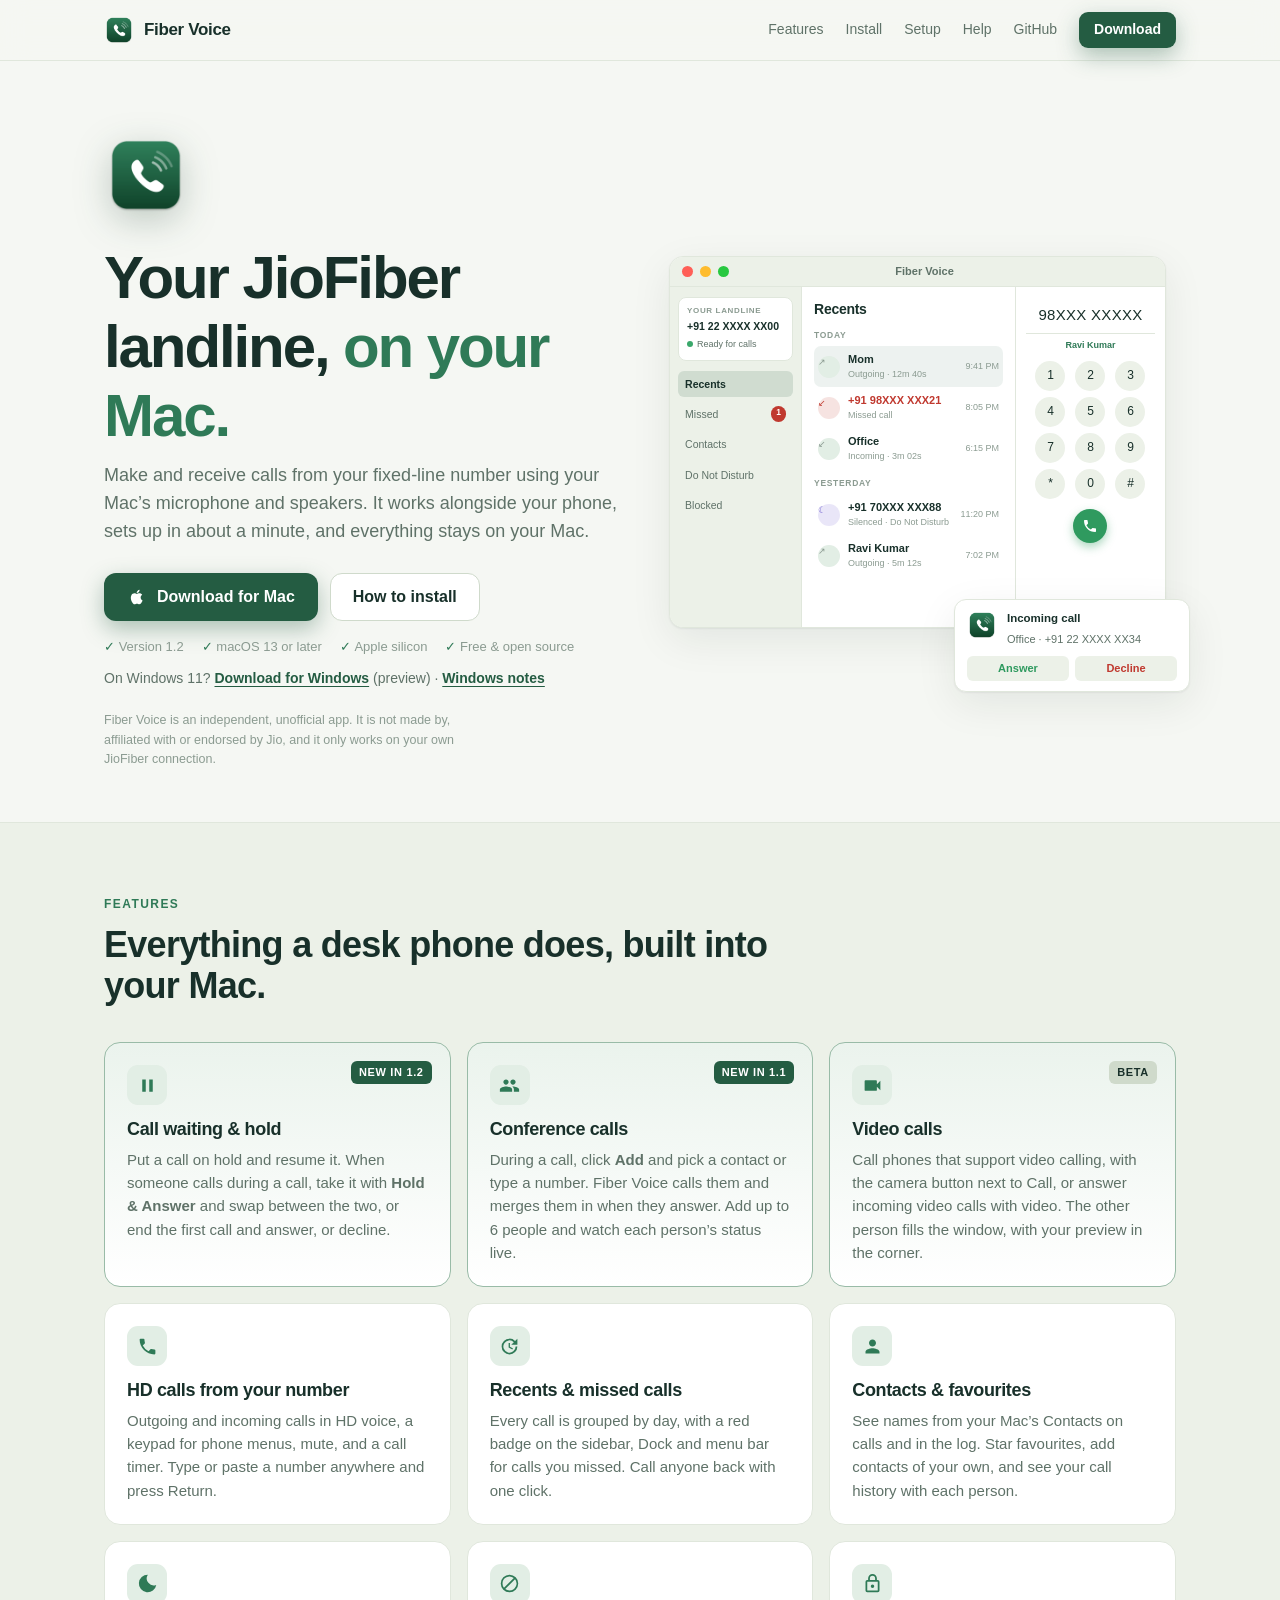
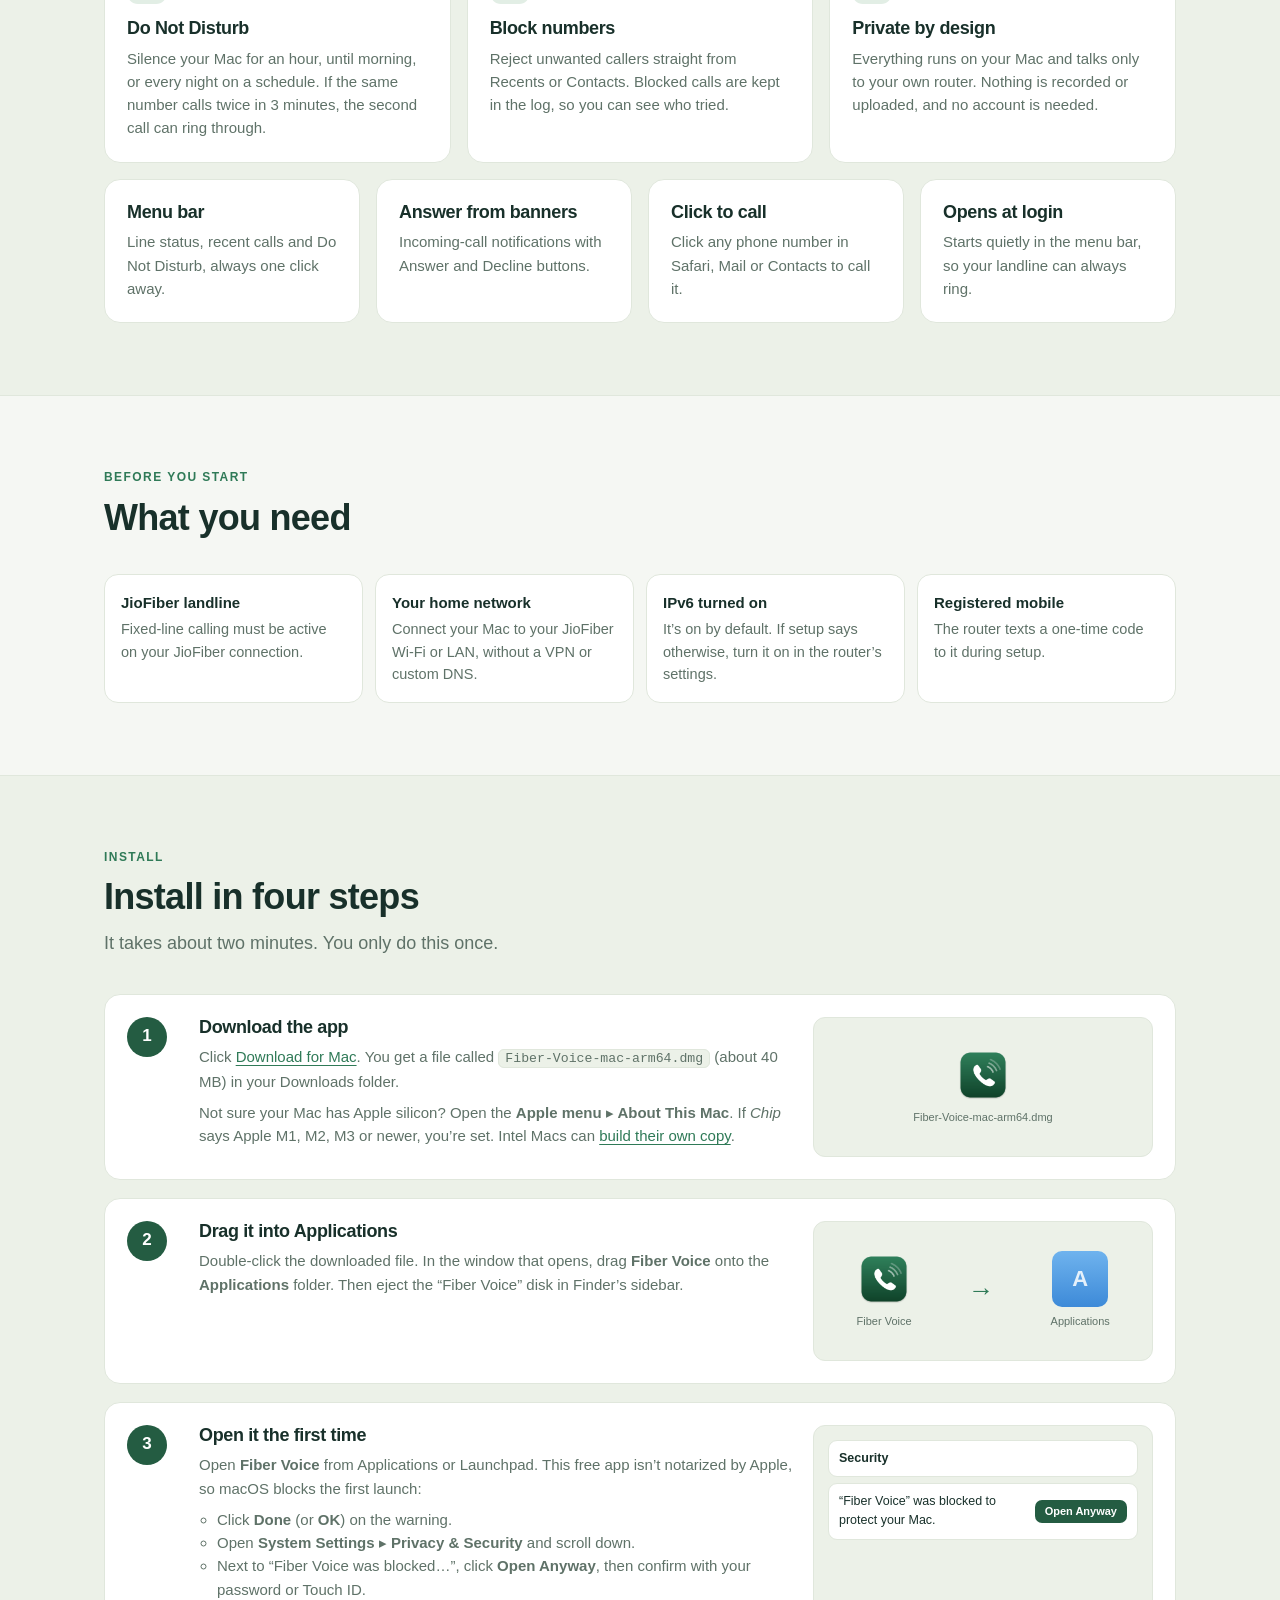
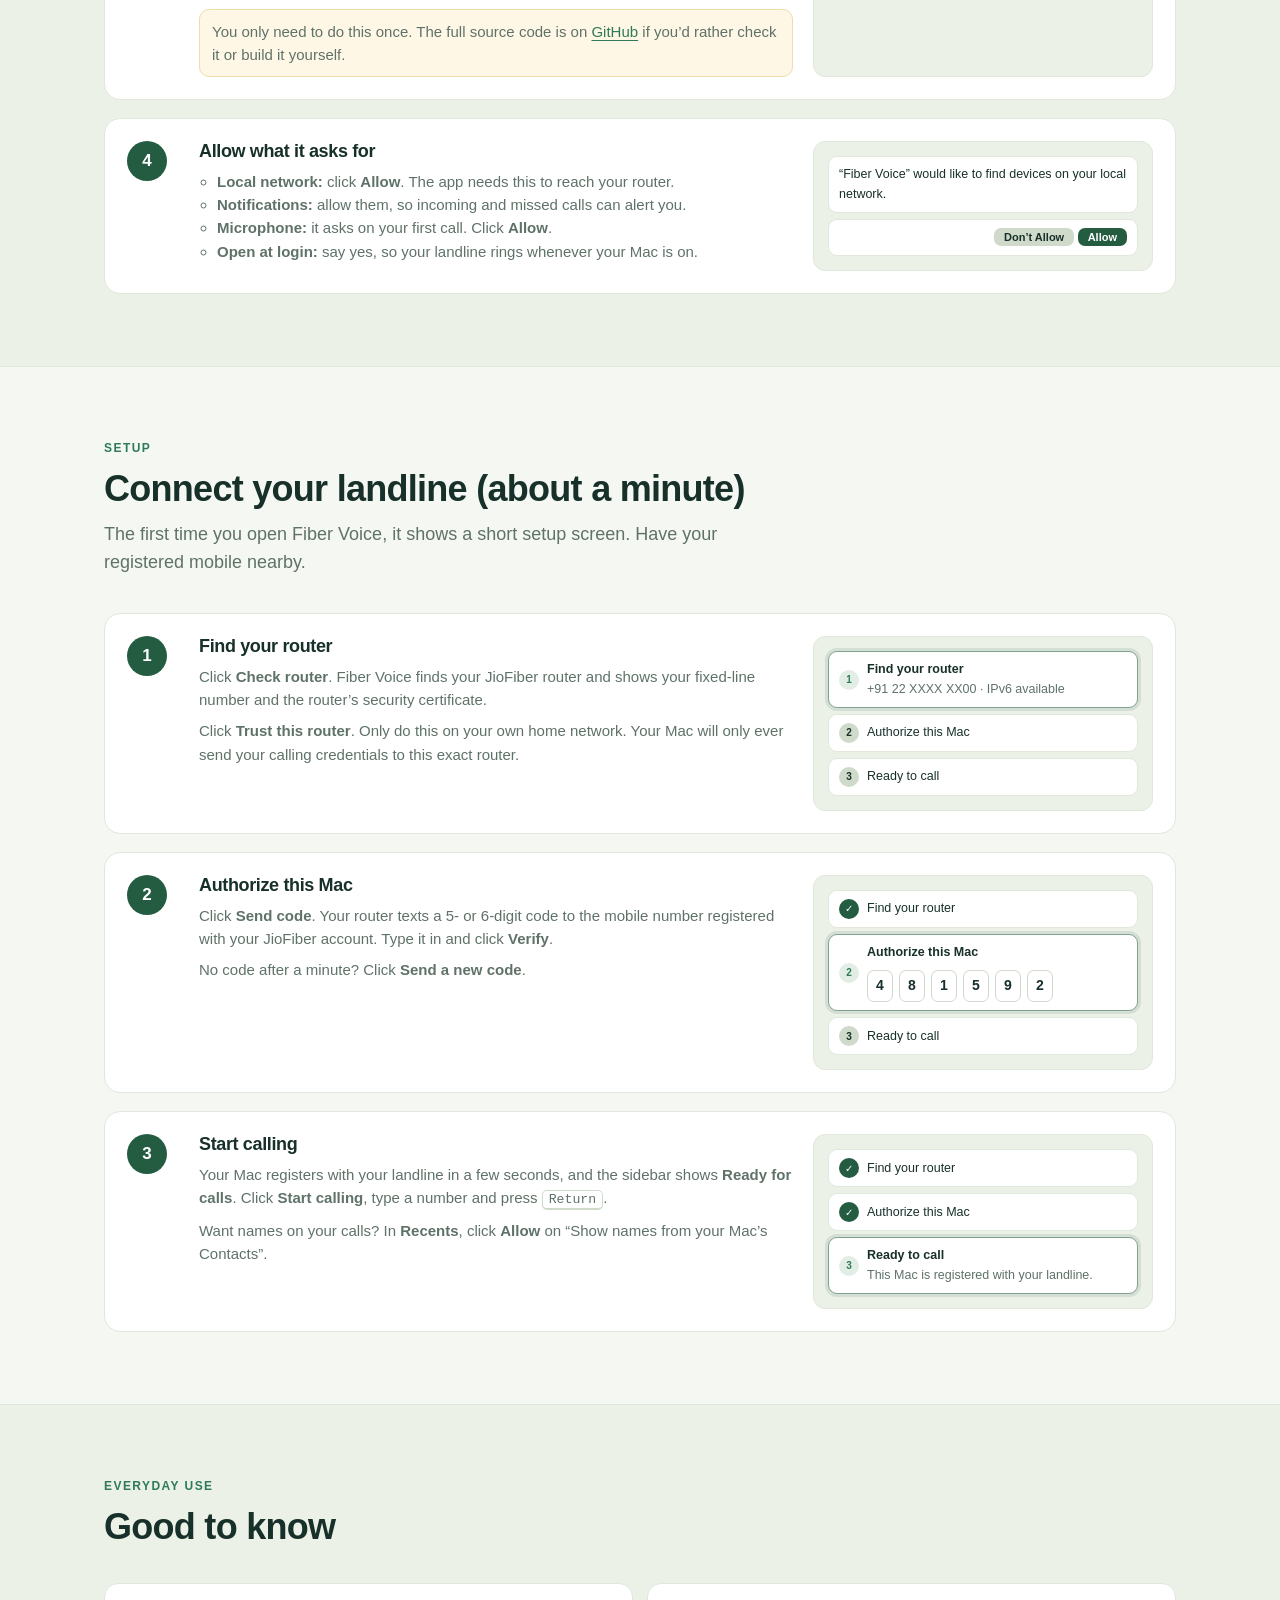
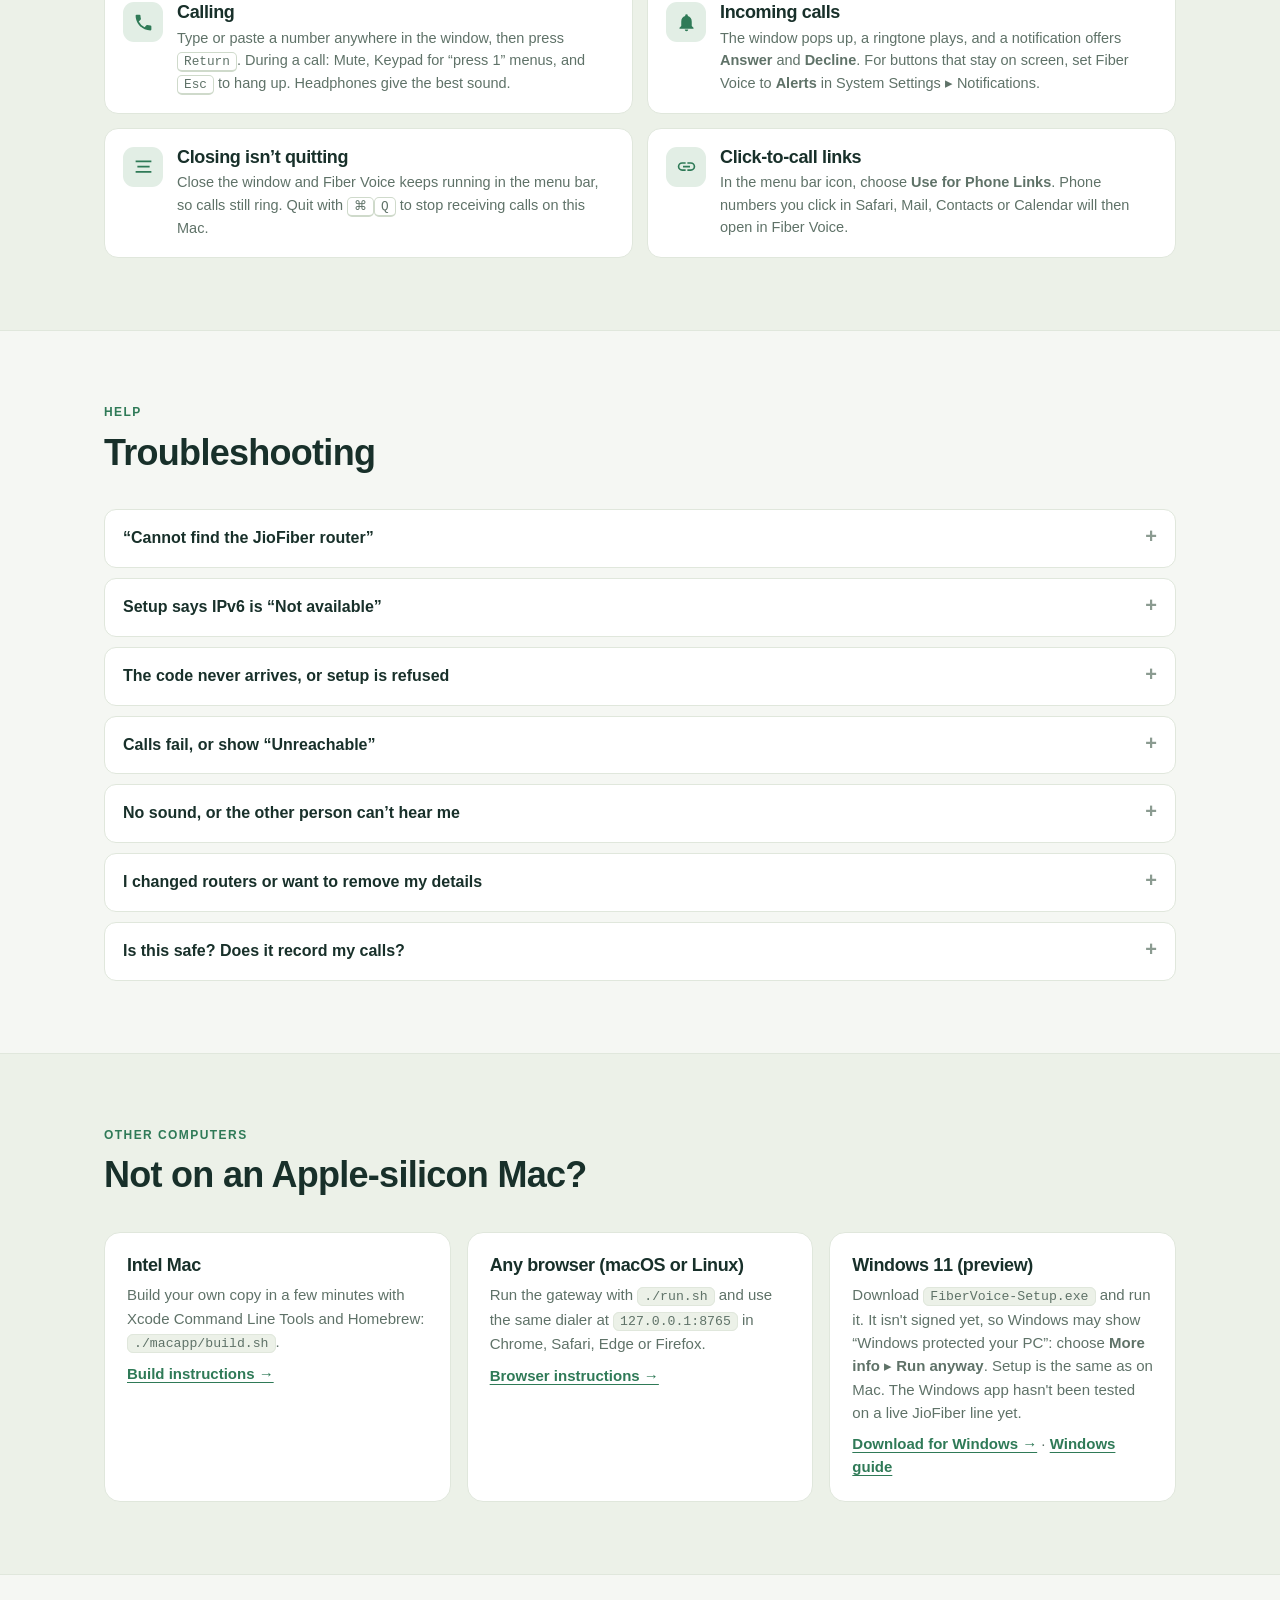
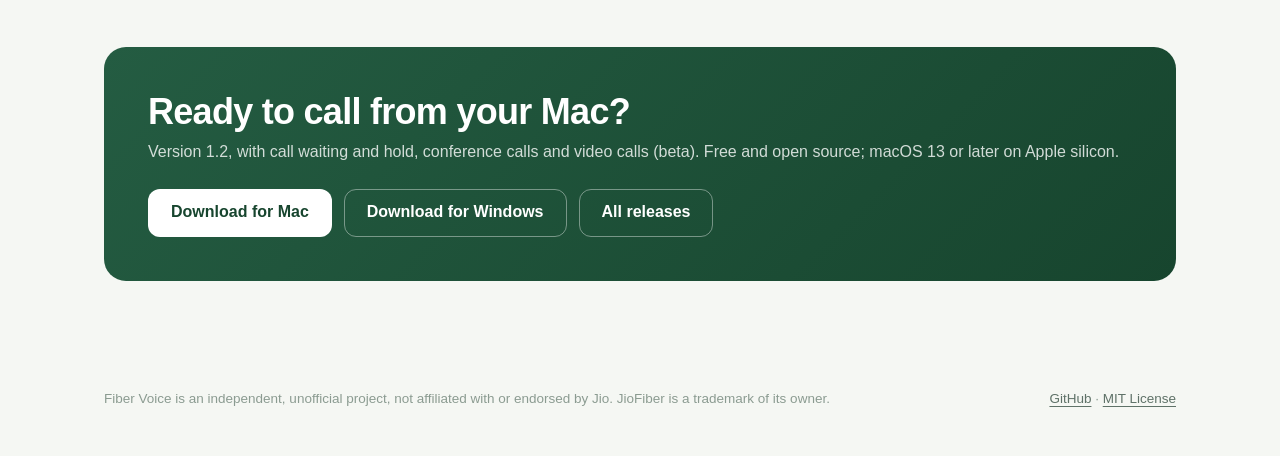
<file: docs/index.html>
<!doctype html>
<html lang="en">
<head>
<meta charset="utf-8">
<meta name="viewport" content="width=device-width, initial-scale=1">
<meta name="color-scheme" content="light dark">
<title>Fiber Voice for Mac</title>
<meta name="description" content="Make and receive calls on your JioFiber landline number from your Mac. Free, open source, private. Download, install and set up in a few minutes.">
<meta property="og:title" content="Fiber Voice: your JioFiber landline on your Mac">
<meta property="og:description" content="Call from your JioFiber fixed-line number using your Mac's microphone and speakers. Free and open source.">
<meta property="og:image" content="app-icon.png">
<link rel="icon" href="favicon.svg" type="image/svg+xml">
<style>
:root{
  --bg:#f5f7f3;--bg-2:#ecf1e8;--panel:#ffffff;--line:#e0e7dc;--line-2:#cfdacb;
  --text:#18302a;--muted:#5f7268;--faint:#8b9b91;
  --accent:#245c42;--accent-2:#2f7a57;--accent-soft:#e2eee5;--accent-text:#fff;
  --violet:#6a5acd;--danger:#c0392f;--warn-bg:#fff7e6;--warn-line:#f0dcae;--warn-text:#7a5a12;
  --shadow:0 1px 2px rgba(16,40,28,.06),0 12px 40px rgba(16,40,28,.08);
  --radius:16px;
  font-family:-apple-system,BlinkMacSystemFont,"SF Pro Text",Inter,"Segoe UI",Roboto,sans-serif;
  color:var(--text);background:var(--bg);-webkit-font-smoothing:antialiased;font-synthesis:none;
}
@media (prefers-color-scheme:dark){:root:not([data-theme="light"]){
  --bg:#111815;--bg-2:#151e1a;--panel:#19221e;--line:#25302a;--line-2:#34413a;
  --text:#e6eee9;--muted:#9fb0a6;--faint:#6f8077;
  --accent:#3f9a6c;--accent-2:#4fb07f;--accent-soft:#1d3127;--accent-text:#fff;
  --warn-bg:#2a2414;--warn-line:#4a3f1f;--warn-text:#e3c57a;
  --shadow:0 1px 2px rgba(0,0,0,.35),0 12px 40px rgba(0,0,0,.35);
}}
:root[data-theme="dark"]{
  --bg:#111815;--bg-2:#151e1a;--panel:#19221e;--line:#25302a;--line-2:#34413a;
  --text:#e6eee9;--muted:#9fb0a6;--faint:#6f8077;
  --accent:#3f9a6c;--accent-2:#4fb07f;--accent-soft:#1d3127;--accent-text:#fff;
  --warn-bg:#2a2414;--warn-line:#4a3f1f;--warn-text:#e3c57a;
  --shadow:0 1px 2px rgba(0,0,0,.35),0 12px 40px rgba(0,0,0,.35);
}
*{box-sizing:border-box}
html{scroll-behavior:smooth;scroll-padding-top:72px}
body{margin:0;background:var(--bg);line-height:1.55;font-size:16px}
a{color:var(--accent-2);text-underline-offset:3px}
img{max-width:100%}
code,kbd{font-family:ui-monospace,SFMono-Regular,Menlo,monospace;font-size:.88em}
kbd{border:1px solid var(--line-2);border-bottom-width:2px;border-radius:5px;padding:1px 6px;background:var(--panel)}
code{background:var(--bg-2);border:1px solid var(--line);border-radius:6px;padding:1px 6px}
.wrap{max-width:1120px;margin:0 auto;padding:0 24px}
h1,h2,h3{letter-spacing:-.02em;line-height:1.15;margin:0}
h2{font-size:clamp(26px,3.4vw,36px);font-weight:700}
h3{font-size:18px;font-weight:650}
.eyebrow{font-size:12px;font-weight:700;letter-spacing:.12em;text-transform:uppercase;color:var(--accent-2);margin:0 0 10px}
.lead{color:var(--muted);font-size:18px;max-width:62ch;margin:12px 0 0}
.btn{display:inline-flex;align-items:center;gap:10px;height:48px;padding:0 22px;border-radius:12px;font-weight:650;font-size:16px;text-decoration:none;border:1px solid transparent;transition:transform .08s,background .15s,box-shadow .15s}
.btn svg{width:20px;height:20px;fill:currentColor}
.btn.primary{background:var(--accent);color:var(--accent-text);box-shadow:0 8px 22px color-mix(in srgb,var(--accent) 35%,transparent)}
.btn.primary:hover{background:var(--accent-2)}
.btn.ghost{background:var(--panel);color:var(--text);border-color:var(--line-2)}
.btn.ghost:hover{background:var(--bg-2)}
.btn:active{transform:translateY(1px)}
.btn:focus-visible,a:focus-visible,summary:focus-visible{outline:3px solid color-mix(in srgb,var(--accent-2) 55%,transparent);outline-offset:3px}

/* nav */
.nav{position:sticky;top:0;z-index:10;background:color-mix(in srgb,var(--bg) 86%,transparent);backdrop-filter:saturate(1.4) blur(14px);-webkit-backdrop-filter:saturate(1.4) blur(14px);border-bottom:1px solid var(--line)}
.nav .wrap{display:flex;align-items:center;justify-content:space-between;height:60px;gap:16px}
.brand{display:flex;align-items:center;gap:10px;font-weight:750;font-size:17px;color:var(--text);text-decoration:none;letter-spacing:-.02em}
.brand img{width:30px;height:30px}
.nav-links{display:flex;align-items:center;gap:22px;font-size:14px}
.nav-links a{color:var(--muted);text-decoration:none}
.nav-links a:hover{color:var(--text)}
.nav-links .btn{height:36px;padding:0 14px;font-size:14px;border-radius:9px;color:var(--accent-text)}
@media (max-width:760px){.nav-links a:not(.btn){display:none}}

/* hero */
.hero{padding:72px 0 40px;overflow:hidden}
.hero .wrap{display:grid;grid-template-columns:1.02fr 1fr;gap:48px;align-items:center}
.hero-icon{width:84px;height:84px;margin-bottom:18px;filter:drop-shadow(0 10px 18px rgba(20,60,40,.25))}
.hero h1{font-size:clamp(38px,5.4vw,60px);font-weight:800;letter-spacing:-.035em}
.hero h1 span{color:var(--accent-2)}
.cta{display:flex;flex-wrap:wrap;gap:12px;margin-top:28px}
.meta{display:flex;flex-wrap:wrap;gap:8px 18px;margin-top:16px;color:var(--faint);font-size:13px}
.also{margin:10px 0 0;color:var(--muted);font-size:14px}
.also a{color:var(--accent);font-weight:600}
.meta span::before{content:"✓ ";color:var(--accent-2);font-weight:700}
.disclaimer{margin-top:22px;font-size:12.5px;color:var(--faint);max-width:52ch}

/* app mockup */
.mock{position:relative;border-radius:14px;background:var(--panel);border:1px solid var(--line);box-shadow:var(--shadow);overflow:hidden;font-size:12px;user-select:none}
.mock-bar{height:30px;display:flex;align-items:center;gap:7px;padding:0 12px;border-bottom:1px solid var(--line);background:var(--bg-2)}
.mock-bar i{width:11px;height:11px;border-radius:50%;background:#ff5f57;display:block}
.mock-bar i:nth-child(2){background:#febc2e}.mock-bar i:nth-child(3){background:#28c840}
.mock-bar b{margin:0 auto;font-weight:600;color:var(--muted);font-size:11px;transform:translateX(-20px)}
.mock-body{display:grid;grid-template-columns:132px 1fr 150px;height:340px}
.m-side{background:var(--bg-2);border-right:1px solid var(--line);padding:10px 8px;display:flex;flex-direction:column;gap:4px}
.m-line{background:var(--panel);border:1px solid var(--line);border-radius:8px;padding:7px 8px;margin-bottom:6px}
.m-line small{display:block;color:var(--faint);font-size:8px;letter-spacing:.08em;text-transform:uppercase;font-weight:700}
.m-line b{display:block;font-size:10.5px;white-space:nowrap}
.m-line em{font-style:normal;color:var(--muted);font-size:9px}
.m-line em::before{content:"";display:inline-block;width:6px;height:6px;border-radius:50%;background:#3aa86b;margin-right:4px}
.m-nav{padding:5px 7px;border-radius:6px;color:var(--muted);font-size:10.5px;display:flex;justify-content:space-between}
.m-nav.on{background:color-mix(in srgb,var(--accent) 14%,transparent);color:var(--text);font-weight:600}
.m-nav .badge{background:var(--danger);color:#fff;border-radius:8px;font-size:8.5px;padding:0 5px;font-weight:700}
.m-main{padding:12px 12px;overflow:hidden}
.m-main h4{margin:0 0 8px;font-size:14px;letter-spacing:-.02em}
.m-group{font-size:8.5px;font-weight:700;letter-spacing:.08em;color:var(--faint);margin:8px 0 4px}
.m-row{display:flex;align-items:center;gap:8px;padding:5px 4px;border-radius:7px}
.m-row:nth-child(3){background:color-mix(in srgb,var(--accent) 8%,transparent)}
.m-ic{width:22px;height:22px;border-radius:50%;display:grid;place-items:center;background:var(--accent-soft);color:var(--accent-2);font-size:11px;flex:none}
.m-ic.miss{background:color-mix(in srgb,var(--danger) 14%,transparent);color:var(--danger)}
.m-ic.dnd{background:color-mix(in srgb,var(--violet) 15%,transparent);color:var(--violet)}
.m-row div{flex:1;min-width:0}
.m-row b{display:block;font-size:11px;font-weight:600;white-space:nowrap;overflow:hidden;text-overflow:ellipsis}
.m-row b.miss{color:var(--danger)}
.m-row span{display:block;color:var(--faint);font-size:9px}
.m-row time{color:var(--faint);font-size:9px}
.m-phone{border-left:1px solid var(--line);padding:16px 10px;display:flex;flex-direction:column;align-items:center}
.m-num{font-size:15px;font-weight:500;letter-spacing:.02em;border-bottom:1px solid var(--line);width:100%;text-align:center;padding-bottom:6px}
.m-hint{font-size:9px;color:var(--accent-2);font-weight:600;margin:5px 0 8px}
.m-keys{display:grid;grid-template-columns:repeat(3,30px);gap:6px 10px}
.m-keys i{width:30px;height:30px;border-radius:50%;background:var(--bg-2);display:grid;place-items:center;font-style:normal;font-size:12px}
.m-call{width:34px;height:34px;border-radius:50%;background:#2f9a5f;margin-top:10px;display:grid;place-items:center;box-shadow:0 4px 10px rgba(47,154,95,.4)}
.m-call svg{width:16px;height:16px;fill:#fff}
.toast{position:absolute;right:-14px;bottom:-34px;width:236px;background:var(--panel);border:1px solid var(--line);border-radius:12px;box-shadow:var(--shadow);padding:10px 12px;display:grid;grid-template-columns:30px 1fr;gap:4px 10px;font-size:11px;animation:slide 1s .4s both cubic-bezier(.2,.8,.2,1)}
.toast img{width:30px;height:30px;grid-row:span 2}
.toast b{font-size:11.5px}
.toast span{color:var(--muted)}
.toast div{grid-column:1/-1;display:flex;gap:6px;margin-top:4px}
.toast div i{flex:1;text-align:center;font-style:normal;padding:4px;border-radius:6px;background:var(--bg-2);font-weight:600}
.toast div i:first-child{color:#2f9a5f}.toast div i:last-child{color:var(--danger)}
@keyframes slide{from{opacity:0;transform:translateX(20px)}to{opacity:1;transform:none}}
@media (prefers-reduced-motion:reduce){.toast{animation:none}html{scroll-behavior:auto}}
.mock-wrap{position:relative;padding:0 10px 30px 0}

/* sections */
section{padding:72px 0}
.alt{background:var(--bg-2);border-top:1px solid var(--line);border-bottom:1px solid var(--line)}
.head{max-width:720px;margin-bottom:36px}
.grid{display:grid;gap:16px}
.g3{grid-template-columns:repeat(3,1fr)}
.g4{grid-template-columns:repeat(4,1fr)}
.card{background:var(--panel);border:1px solid var(--line);border-radius:var(--radius);padding:22px}
.card p{color:var(--muted);margin:8px 0 0;font-size:15px}
.f-ic{width:40px;height:40px;border-radius:11px;display:grid;place-items:center;background:var(--accent-soft);color:var(--accent-2);margin-bottom:14px}
.f-ic svg{width:21px;height:21px;fill:currentColor}
.new-row{display:grid;grid-template-columns:repeat(auto-fit,minmax(250px,1fr));gap:16px;margin-bottom:16px}
.card.new{position:relative;border-color:color-mix(in srgb,var(--accent-2) 40%,var(--line));background:linear-gradient(180deg,color-mix(in srgb,var(--accent-soft) 70%,var(--panel)),var(--panel))}
.tag-new{position:absolute;top:18px;right:18px;font-size:11px;font-weight:700;letter-spacing:.06em;text-transform:uppercase;padding:3px 8px;border-radius:6px;background:var(--accent);color:#fff}
.tag-new.beta{background:var(--line-2);color:var(--text)}

/* requirements */
.req{display:grid;grid-template-columns:repeat(4,1fr);gap:12px}
.req li{list-style:none;background:var(--panel);border:1px solid var(--line);border-radius:14px;padding:16px;font-size:14.5px;color:var(--muted)}
.req li b{display:block;color:var(--text);font-size:15px;margin-bottom:4px}
.req{padding:0;margin:0}

/* steps */
.steps{counter-reset:step;display:grid;gap:18px;padding:0;margin:0}
.step{list-style:none;display:grid;grid-template-columns:52px 1fr minmax(240px,340px);gap:20px;align-items:start;background:var(--panel);border:1px solid var(--line);border-radius:var(--radius);padding:22px}
.step::before{counter-increment:step;content:counter(step);width:40px;height:40px;border-radius:50%;background:var(--accent);color:#fff;display:grid;place-items:center;font-weight:750;font-size:17px}
.step p,.step li{color:var(--muted);font-size:15px}
.step p{margin:8px 0 0}
.step ul{margin:8px 0 0;padding-left:18px}
.step .visual{background:var(--bg-2);border:1px solid var(--line);border-radius:12px;padding:14px;font-size:12.5px;min-height:100%}
.note{margin-top:12px;padding:10px 12px;border-radius:10px;background:var(--warn-bg);border:1px solid var(--warn-line);color:var(--warn-text);font-size:13.5px}

/* step visuals */
.dmg{display:flex;align-items:center;justify-content:space-around;height:110px;position:relative}
.dmg figure{margin:0;text-align:center;font-size:11px;color:var(--muted)}
.dmg figure img,.dmg .folder{width:56px;height:56px;display:block;margin:0 auto 6px}
.folder{border-radius:10px;background:linear-gradient(#6fb3ee,#3d8ad8);position:relative}
.folder::before{content:"A";position:absolute;inset:0;display:grid;place-items:center;color:#fff;font-weight:800;font-size:22px;opacity:.85}
.arrow{font-size:26px;color:var(--accent-2);animation:nudge 1.6s infinite ease-in-out}
@keyframes nudge{50%{transform:translateX(6px)}}
.settings{font-size:12px}
.settings .row{display:flex;justify-content:space-between;align-items:center;padding:8px 10px;background:var(--panel);border:1px solid var(--line);border-radius:9px;gap:10px}
.settings .row+.row{margin-top:6px}
.pill{border-radius:7px;padding:3px 10px;background:var(--accent);color:#fff;font-weight:600;font-size:11px;white-space:nowrap}
.pill.grey{background:var(--line-2);color:var(--text)}
.mini-setup{display:grid;gap:6px}
.mini-setup div{display:flex;align-items:center;gap:8px;padding:8px 10px;border-radius:9px;background:var(--panel);border:1px solid var(--line)}
.mini-setup div.on{border-color:color-mix(in srgb,var(--accent) 50%,var(--line));box-shadow:0 0 0 3px color-mix(in srgb,var(--accent) 12%,transparent)}
.mini-setup i{width:20px;height:20px;border-radius:50%;background:var(--line-2);display:grid;place-items:center;font-style:normal;font-size:10px;font-weight:700;flex:none}
.mini-setup .done i{background:var(--accent);color:#fff}
.mini-setup .on i{background:var(--accent-soft);color:var(--accent-2)}
.otp{display:flex;gap:6px;justify-content:center;margin-top:8px}
.otp b{width:26px;height:32px;border:1px solid var(--line-2);border-radius:7px;display:grid;place-items:center;background:var(--panel);font-size:14px}

/* tips + faq */
.tips{display:grid;grid-template-columns:repeat(2,1fr);gap:14px}
.tip{display:flex;gap:14px;background:var(--panel);border:1px solid var(--line);border-radius:14px;padding:18px}
.tip .f-ic{flex:none;margin:0}
.tip p{margin:4px 0 0;color:var(--muted);font-size:14.5px}
details{background:var(--panel);border:1px solid var(--line);border-radius:12px;padding:0 18px}
details+details{margin-top:10px}
summary{cursor:pointer;padding:16px 0;font-weight:600;list-style:none;display:flex;justify-content:space-between;gap:12px}
summary::-webkit-details-marker{display:none}
summary::after{content:"+";color:var(--faint);font-size:20px;line-height:1;transition:transform .2s}
details[open] summary::after{transform:rotate(45deg)}
details p,details ul{color:var(--muted);margin:0 0 16px;font-size:15px}
details ul{padding-left:20px}

/* other ways + footer */
.other{display:grid;grid-template-columns:repeat(3,1fr);gap:16px}
.other .card a{font-weight:600}
.download-band{background:linear-gradient(135deg,var(--accent),#17452e);color:#fff;border-radius:22px;padding:44px;display:flex;align-items:center;justify-content:space-between;gap:24px;flex-wrap:wrap}
.download-band h2{color:#fff}
.download-band p{color:rgba(255,255,255,.8);margin:8px 0 0}
.download-band .btn.primary{background:#fff;color:#17452e;box-shadow:none}
.download-band .btn.primary:hover{background:#eef6f1}
.download-band .btn.ghost{background:transparent;color:#fff;border-color:rgba(255,255,255,.4)}
footer{padding:36px 0 48px;color:var(--faint);font-size:13.5px}
footer .wrap{display:flex;justify-content:space-between;gap:16px;flex-wrap:wrap}
footer a{color:var(--muted)}

@media (max-width:1060px){
  .hero .wrap{grid-template-columns:1fr;gap:40px}
  .mock-wrap{max-width:620px}
}
@media (max-width:980px){
  .g4,.req{grid-template-columns:repeat(2,1fr)}
  .g3,.other{grid-template-columns:1fr 1fr}
  .step{grid-template-columns:44px 1fr}
  .step .visual{grid-column:2}
}
@media (max-width:620px){
  .wrap{padding:0 16px}
  .mock-wrap{padding:0 0 40px}
  .hero{padding-top:44px}
  section{padding:52px 0}
  .g3,.g4,.req,.other,.tips{grid-template-columns:1fr}
  .step{grid-template-columns:1fr;padding:18px}
  .step .visual{grid-column:1}
  .mock-body{grid-template-columns:1fr 128px}
  .m-side{display:none}
  .toast{right:6px;width:214px;bottom:-30px}
  .m-num{font-size:12.5px;white-space:nowrap}
  .nav-links .btn{width:auto}
  .download-band{padding:28px}
  .btn{width:100%;justify-content:center}
}
</style>
</head>
<body>

<header class="nav">
  <div class="wrap">
    <a class="brand" href="#top"><img src="app-icon.png" alt="" width="30" height="30">Fiber Voice</a>
    <nav class="nav-links" aria-label="Page sections">
      <a href="#features">Features</a>
      <a href="#install">Install</a>
      <a href="#setup">Setup</a>
      <a href="#help">Help</a>
      <a href="https://github.com/Ibnealamkhan/fiber-voice">GitHub</a>
      <a class="btn primary" href="#download">Download</a>
    </nav>
  </div>
</header>

<main id="top">
  <div class="hero">
    <div class="wrap">
      <div>
        <img class="hero-icon" src="app-icon.png" alt="Fiber Voice app icon" width="84" height="84">
        <h1>Your JioFiber landline, <span>on your Mac.</span></h1>
        <p class="lead">Make and receive calls from your fixed-line number using your Mac’s microphone and speakers. It works alongside your phone, sets up in about a minute, and everything stays on your Mac.</p>
        <div class="cta" id="download">
          <a class="btn primary" href="https://github.com/Ibnealamkhan/fiber-voice/releases/latest/download/Fiber-Voice-mac-arm64.dmg">
            <svg viewBox="0 0 24 24" aria-hidden="true"><path d="M16.37 12.6c-.02-2.2 1.8-3.26 1.88-3.31-1.03-1.5-2.62-1.7-3.18-1.73-1.35-.14-2.64.8-3.33.8-.69 0-1.74-.78-2.87-.76-1.47.02-2.83.86-3.59 2.18-1.53 2.66-.39 6.59 1.1 8.75.73 1.05 1.6 2.24 2.73 2.2 1.1-.05 1.51-.71 2.84-.71 1.32 0 1.7.71 2.86.69 1.18-.02 1.93-1.07 2.65-2.13.84-1.22 1.18-2.4 1.2-2.47-.03-.01-2.27-.87-2.29-3.51zM14.2 6.13c.6-.73 1.01-1.75.9-2.76-.87.04-1.92.58-2.54 1.31-.56.64-1.05 1.67-.92 2.66.97.07 1.96-.49 2.56-1.21z"/></svg>
            Download for Mac
          </a>
          <a class="btn ghost" href="#install">How to install</a>
        </div>
        <div class="meta"><span>Version 1.2</span><span>macOS 13 or later</span><span>Apple silicon</span><span>Free &amp; open source</span></div>
        <p class="also">On Windows 11? <a href="https://github.com/Ibnealamkhan/fiber-voice/releases/latest/download/FiberVoice-Setup.exe">Download for Windows</a> (preview) · <a href="#windows">Windows notes</a></p>
        <p class="disclaimer">Fiber Voice is an independent, unofficial app. It is not made by, affiliated with or endorsed by Jio, and it only works on your own JioFiber connection.</p>
      </div>

      <div class="mock-wrap" aria-hidden="true">
        <div class="mock">
          <div class="mock-bar"><i></i><i></i><i></i><b>Fiber Voice</b></div>
          <div class="mock-body">
            <div class="m-side">
              <div class="m-line"><small>Your landline</small><b>+91 22 XXXX XX00</b><em>Ready for calls</em></div>
              <div class="m-nav on">Recents</div>
              <div class="m-nav">Missed <span class="badge">1</span></div>
              <div class="m-nav">Contacts</div>
              <div class="m-nav">Do Not Disturb</div>
              <div class="m-nav">Blocked</div>
            </div>
            <div class="m-main">
              <h4>Recents</h4>
              <div class="m-group">TODAY</div>
              <div class="m-row"><span class="m-ic">↗</span><div><b>Mom</b><span>Outgoing · 12m 40s</span></div><time>9:41 PM</time></div>
              <div class="m-row"><span class="m-ic miss">↙</span><div><b class="miss">+91 98XXX XXX21</b><span>Missed call</span></div><time>8:05 PM</time></div>
              <div class="m-row"><span class="m-ic">↙</span><div><b>Office</b><span>Incoming · 3m 02s</span></div><time>6:15 PM</time></div>
              <div class="m-group">YESTERDAY</div>
              <div class="m-row"><span class="m-ic dnd">☾</span><div><b>+91 70XXX XXX88</b><span>Silenced · Do Not Disturb</span></div><time>11:20 PM</time></div>
              <div class="m-row"><span class="m-ic">↗</span><div><b>Ravi Kumar</b><span>Outgoing · 5m 12s</span></div><time>7:02 PM</time></div>
            </div>
            <div class="m-phone">
              <div class="m-num">98XXX XXXXX</div>
              <div class="m-hint">Ravi Kumar</div>
              <div class="m-keys"><i>1</i><i>2</i><i>3</i><i>4</i><i>5</i><i>6</i><i>7</i><i>8</i><i>9</i><i>*</i><i>0</i><i>#</i></div>
              <div class="m-call"><svg viewBox="0 0 24 24"><path d="M6.6 10.8a15.1 15.1 0 0 0 6.6 6.6l2.2-2.2c.27-.27.67-.36 1.02-.24 1.12.37 2.33.57 3.58.57.55 0 1 .45 1 1V20c0 .55-.45 1-1 1C10.6 21 3 13.4 3 4c0-.55.45-1 1-1h3.5c.55 0 1 .45 1 1 0 1.25.2 2.46.57 3.58.11.35.03.74-.25 1.02l-2.2 2.2z"/></svg></div>
            </div>
          </div>
        </div>
        <div class="toast"><img src="app-icon.png" alt=""><b>Incoming call</b><span>Office · +91 22 XXXX XX34</span><div><i>Answer</i><i>Decline</i></div></div>
      </div>
    </div>
  </div>

  <section id="features" class="alt">
    <div class="wrap">
      <div class="head">
        <p class="eyebrow">Features</p>
        <h2>Everything a desk phone does, built into your Mac.</h2>
      </div>
      <div class="new-row">
        <div class="card new"><span class="tag-new">New in 1.2</span><div class="f-ic"><svg viewBox="0 0 24 24"><path d="M6 19h4V5H6v14zm8-14v14h4V5h-4z"/></svg></div><h3>Call waiting &amp; hold</h3><p>Put a call on hold and resume it. When someone calls during a call, take it with <b>Hold &amp; Answer</b> and swap between the two, or end the first call and answer, or decline.</p></div>
        <div class="card new"><span class="tag-new">New in 1.1</span><div class="f-ic"><svg viewBox="0 0 24 24"><path d="M16 11c1.66 0 2.99-1.34 2.99-3S17.66 5 16 5c-1.66 0-3 1.34-3 3s1.34 3 3 3zm-8 0c1.66 0 2.99-1.34 2.99-3S9.66 5 8 5C6.34 5 5 6.34 5 8s1.34 3 3 3zm0 2c-2.33 0-7 1.17-7 3.5V19h14v-2.5c0-2.33-4.67-3.5-7-3.5zm8 0c-.29 0-.62.02-.97.05 1.16.84 1.97 1.97 1.97 3.45V19h6v-2.5c0-2.33-4.67-3.5-7-3.5z"/></svg></div><h3>Conference calls</h3><p>During a call, click <b>Add</b> and pick a contact or type a number. Fiber Voice calls them and merges them in when they answer. Add up to 6 people and watch each person’s status live.</p></div>
        <div class="card new"><span class="tag-new beta">Beta</span><div class="f-ic"><svg viewBox="0 0 24 24"><path d="M17 10.5V7a1 1 0 0 0-1-1H4a1 1 0 0 0-1 1v10a1 1 0 0 0 1 1h12a1 1 0 0 0 1-1v-3.5l4 4v-11l-4 4z"/></svg></div><h3>Video calls</h3><p>Call phones that support video calling, with the camera button next to Call, or answer incoming video calls with video. The other person fills the window, with your preview in the corner.</p></div>
      </div>
      <div class="grid g3">
        <div class="card"><div class="f-ic"><svg viewBox="0 0 24 24"><path d="M6.6 10.8a15.1 15.1 0 0 0 6.6 6.6l2.2-2.2c.27-.27.67-.36 1.02-.24 1.12.37 2.33.57 3.58.57.55 0 1 .45 1 1V20c0 .55-.45 1-1 1C10.6 21 3 13.4 3 4c0-.55.45-1 1-1h3.5c.55 0 1 .45 1 1 0 1.25.2 2.46.57 3.58.11.35.03.74-.25 1.02l-2.2 2.2z"/></svg></div><h3>HD calls from your number</h3><p>Outgoing and incoming calls in HD voice, a keypad for phone menus, mute, and a call timer. Type or paste a number anywhere and press Return.</p></div>
        <div class="card"><div class="f-ic"><svg viewBox="0 0 24 24"><path d="M12 3a9 9 0 1 0 9 9h-2a7 7 0 1 1-2.05-4.95L14 10h7V3l-2.64 2.64A8.96 8.96 0 0 0 12 3zm-1 5v5l4.25 2.52.77-1.28-3.52-2.09V8H11z"/></svg></div><h3>Recents &amp; missed calls</h3><p>Every call is grouped by day, with a red badge on the sidebar, Dock and menu bar for calls you missed. Call anyone back with one click.</p></div>
        <div class="card"><div class="f-ic"><svg viewBox="0 0 24 24"><path d="M12 12c2.21 0 4-1.79 4-4s-1.79-4-4-4-4 1.79-4 4 1.79 4 4 4zm0 2c-2.67 0-8 1.34-8 4v2h16v-2c0-2.66-5.33-4-8-4z"/></svg></div><h3>Contacts &amp; favourites</h3><p>See names from your Mac’s Contacts on calls and in the log. Star favourites, add contacts of your own, and see your call history with each person.</p></div>
        <div class="card"><div class="f-ic"><svg viewBox="0 0 24 24"><path d="M12.34 2.02A10 10 0 1 0 22 13.66a8 8 0 0 1-9.66-11.64z"/></svg></div><h3>Do Not Disturb</h3><p>Silence your Mac for an hour, until morning, or every night on a schedule. If the same number calls twice in 3 minutes, the second call can ring through.</p></div>
        <div class="card"><div class="f-ic"><svg viewBox="0 0 24 24"><path d="M12 2a10 10 0 1 0 0 20 10 10 0 0 0 0-20zM4 12a8 8 0 0 1 12.9-6.32L5.68 16.9A7.95 7.95 0 0 1 4 12zm8 8a7.95 7.95 0 0 1-4.9-1.68L18.32 7.1A8 8 0 0 1 12 20z"/></svg></div><h3>Block numbers</h3><p>Reject unwanted callers straight from Recents or Contacts. Blocked calls are kept in the log, so you can see who tried.</p></div>
        <div class="card"><div class="f-ic"><svg viewBox="0 0 24 24"><path d="M18 8h-1V6A5 5 0 0 0 7 6v2H6a2 2 0 0 0-2 2v10a2 2 0 0 0 2 2h12a2 2 0 0 0 2-2V10a2 2 0 0 0-2-2zM9 6a3 3 0 0 1 6 0v2H9V6zm9 14H6V10h12v10zm-6-3a2 2 0 1 0 0-4 2 2 0 0 0 0 4z"/></svg></div><h3>Private by design</h3><p>Everything runs on your Mac and talks only to your own router. Nothing is recorded or uploaded, and no account is needed.</p></div>
      </div>
      <div class="grid g4" style="margin-top:16px">
        <div class="card"><h3>Menu bar</h3><p>Line status, recent calls and Do Not Disturb, always one click away.</p></div>
        <div class="card"><h3>Answer from banners</h3><p>Incoming-call notifications with Answer and Decline buttons.</p></div>
        <div class="card"><h3>Click to call</h3><p>Click any phone number in Safari, Mail or Contacts to call it.</p></div>
        <div class="card"><h3>Opens at login</h3><p>Starts quietly in the menu bar, so your landline can always ring.</p></div>
      </div>
    </div>
  </section>

  <section id="requirements">
    <div class="wrap">
      <div class="head">
        <p class="eyebrow">Before you start</p>
        <h2>What you need</h2>
      </div>
      <ul class="req">
        <li><b>JioFiber landline</b>Fixed-line calling must be active on your JioFiber connection.</li>
        <li><b>Your home network</b>Connect your Mac to your JioFiber Wi-Fi or LAN, without a VPN or custom DNS.</li>
        <li><b>IPv6 turned on</b>It’s on by default. If setup says otherwise, turn it on in the router’s settings.</li>
        <li><b>Registered mobile</b>The router texts a one-time code to it during setup.</li>
      </ul>
    </div>
  </section>

  <section id="install" class="alt">
    <div class="wrap">
      <div class="head">
        <p class="eyebrow">Install</p>
        <h2>Install in four steps</h2>
        <p class="lead">It takes about two minutes. You only do this once.</p>
      </div>
      <ol class="steps">
        <li class="step">
          <div>
            <h3>Download the app</h3>
            <p>Click <a href="https://github.com/Ibnealamkhan/fiber-voice/releases/latest/download/Fiber-Voice-mac-arm64.dmg">Download for Mac</a>. You get a file called <code>Fiber-Voice-mac-arm64.dmg</code> (about 40 MB) in your Downloads folder.</p>
            <p>Not sure your Mac has Apple silicon? Open the <b>Apple menu ▸ About This Mac</b>. If <i>Chip</i> says Apple M1, M2, M3 or newer, you’re set. Intel Macs can <a href="#other">build their own copy</a>.</p>
          </div>
          <div class="visual"><div class="dmg"><figure><img src="app-icon.png" alt="">Fiber-Voice-mac-arm64.dmg</figure></div></div>
        </li>
        <li class="step">
          <div>
            <h3>Drag it into Applications</h3>
            <p>Double-click the downloaded file. In the window that opens, drag <b>Fiber Voice</b> onto the <b>Applications</b> folder. Then eject the “Fiber Voice” disk in Finder’s sidebar.</p>
          </div>
          <div class="visual"><div class="dmg"><figure><img src="app-icon.png" alt="">Fiber Voice</figure><span class="arrow">→</span><figure><span class="folder"></span>Applications</figure></div></div>
        </li>
        <li class="step">
          <div>
            <h3>Open it the first time</h3>
            <p>Open <b>Fiber Voice</b> from Applications or Launchpad. This free app isn’t notarized by Apple, so macOS blocks the first launch:</p>
            <ul>
              <li>Click <b>Done</b> (or <b>OK</b>) on the warning.</li>
              <li>Open <b>System Settings ▸ Privacy &amp; Security</b> and scroll down.</li>
              <li>Next to “Fiber Voice was blocked…”, click <b>Open Anyway</b>, then confirm with your password or Touch ID.</li>
            </ul>
            <p class="note">You only need to do this once. The full source code is on <a href="https://github.com/Ibnealamkhan/fiber-voice">GitHub</a> if you’d rather check it or build it yourself.</p>
          </div>
          <div class="visual settings">
            <div class="row"><span><b>Security</b></span></div>
            <div class="row"><span>“Fiber Voice” was blocked to protect your Mac.</span><span class="pill">Open Anyway</span></div>
          </div>
        </li>
        <li class="step">
          <div>
            <h3>Allow what it asks for</h3>
            <ul>
              <li><b>Local network:</b> click <b>Allow</b>. The app needs this to reach your router.</li>
              <li><b>Notifications:</b> allow them, so incoming and missed calls can alert you.</li>
              <li><b>Microphone:</b> it asks on your first call. Click <b>Allow</b>.</li>
              <li><b>Open at login:</b> say yes, so your landline rings whenever your Mac is on.</li>
            </ul>
          </div>
          <div class="visual settings">
            <div class="row"><span>“Fiber Voice” would like to find devices on your local network.</span></div>
            <div class="row"><span></span><span><span class="pill grey">Don’t Allow</span> <span class="pill">Allow</span></span></div>
          </div>
        </li>
      </ol>
    </div>
  </section>

  <section id="setup">
    <div class="wrap">
      <div class="head">
        <p class="eyebrow">Setup</p>
        <h2>Connect your landline (about a minute)</h2>
        <p class="lead">The first time you open Fiber Voice, it shows a short setup screen. Have your registered mobile nearby.</p>
      </div>
      <ol class="steps">
        <li class="step">
          <div>
            <h3>Find your router</h3>
            <p>Click <b>Check router</b>. Fiber Voice finds your JioFiber router and shows your fixed-line number and the router’s security certificate.</p>
            <p>Click <b>Trust this router</b>. Only do this on your own home network. Your Mac will only ever send your calling credentials to this exact router.</p>
          </div>
          <div class="visual mini-setup">
            <div class="on"><i>1</i><span><b>Find your router</b><br><span style="color:var(--muted)">+91 22 XXXX XX00 · IPv6 available</span></span></div>
            <div><i>2</i>Authorize this Mac</div>
            <div><i>3</i>Ready to call</div>
          </div>
        </li>
        <li class="step">
          <div>
            <h3>Authorize this Mac</h3>
            <p>Click <b>Send code</b>. Your router texts a 5- or 6-digit code to the mobile number registered with your JioFiber account. Type it in and click <b>Verify</b>.</p>
            <p>No code after a minute? Click <b>Send a new code</b>.</p>
          </div>
          <div class="visual mini-setup">
            <div class="done"><i>✓</i>Find your router</div>
            <div class="on"><i>2</i><span><b>Authorize this Mac</b><span class="otp"><b>4</b><b>8</b><b>1</b><b>5</b><b>9</b><b>2</b></span></span></div>
            <div><i>3</i>Ready to call</div>
          </div>
        </li>
        <li class="step">
          <div>
            <h3>Start calling</h3>
            <p>Your Mac registers with your landline in a few seconds, and the sidebar shows <b>Ready for calls</b>. Click <b>Start calling</b>, type a number and press <kbd>Return</kbd>.</p>
            <p>Want names on your calls? In <b>Recents</b>, click <b>Allow</b> on “Show names from your Mac’s Contacts”.</p>
          </div>
          <div class="visual mini-setup">
            <div class="done"><i>✓</i>Find your router</div>
            <div class="done"><i>✓</i>Authorize this Mac</div>
            <div class="on"><i>3</i><span><b>Ready to call</b><br><span style="color:var(--muted)">This Mac is registered with your landline.</span></span></div>
          </div>
        </li>
      </ol>
    </div>
  </section>

  <section id="tips" class="alt">
    <div class="wrap">
      <div class="head">
        <p class="eyebrow">Everyday use</p>
        <h2>Good to know</h2>
      </div>
      <div class="tips">
        <div class="tip"><div class="f-ic"><svg viewBox="0 0 24 24"><path d="M6.6 10.8a15.1 15.1 0 0 0 6.6 6.6l2.2-2.2c.27-.27.67-.36 1.02-.24 1.12.37 2.33.57 3.58.57.55 0 1 .45 1 1V20c0 .55-.45 1-1 1C10.6 21 3 13.4 3 4c0-.55.45-1 1-1h3.5c.55 0 1 .45 1 1 0 1.25.2 2.46.57 3.58.11.35.03.74-.25 1.02l-2.2 2.2z"/></svg></div><div><h3>Calling</h3><p>Type or paste a number anywhere in the window, then press <kbd>Return</kbd>. During a call: Mute, Keypad for “press 1” menus, and <kbd>Esc</kbd> to hang up. Headphones give the best sound.</p></div></div>
        <div class="tip"><div class="f-ic"><svg viewBox="0 0 24 24"><path d="M12 22a2 2 0 0 0 2-2h-4a2 2 0 0 0 2 2zm6-6V11c0-3.07-1.64-5.64-4.5-6.32V4a1.5 1.5 0 0 0-3 0v.68C7.63 5.36 6 7.92 6 11v5l-2 2v1h16v-1l-2-2z"/></svg></div><div><h3>Incoming calls</h3><p>The window pops up, a ringtone plays, and a notification offers <b>Answer</b> and <b>Decline</b>. For buttons that stay on screen, set Fiber Voice to <b>Alerts</b> in System Settings ▸ Notifications.</p></div></div>
        <div class="tip"><div class="f-ic"><svg viewBox="0 0 24 24"><path d="M19 13H5v-2h14v2zM3 5h18v2H3zm0 12h18v2H3z"/></svg></div><div><h3>Closing isn’t quitting</h3><p>Close the window and Fiber Voice keeps running in the menu bar, so calls still ring. Quit with <kbd>⌘</kbd><kbd>Q</kbd> to stop receiving calls on this Mac.</p></div></div>
        <div class="tip"><div class="f-ic"><svg viewBox="0 0 24 24"><path d="M3.9 12a3.1 3.1 0 0 1 3.1-3.1h4V7H7a5 5 0 0 0 0 10h4v-1.9H7A3.1 3.1 0 0 1 3.9 12zM8 13h8v-2H8v2zm9-6h-4v1.9h4a3.1 3.1 0 0 1 0 6.2h-4V17h4a5 5 0 0 0 0-10z"/></svg></div><div><h3>Click-to-call links</h3><p>In the menu bar icon, choose <b>Use for Phone Links</b>. Phone numbers you click in Safari, Mail, Contacts or Calendar will then open in Fiber Voice.</p></div></div>
      </div>
    </div>
  </section>

  <section id="help">
    <div class="wrap">
      <div class="head">
        <p class="eyebrow">Help</p>
        <h2>Troubleshooting</h2>
      </div>
      <details><summary>“Cannot find the JioFiber router”</summary><p>Connect your Mac directly to your JioFiber Wi-Fi or a LAN cable from the JioFiber router. Turn off any VPN, and remove custom DNS servers such as 8.8.8.8 or 1.1.1.1 in System Settings ▸ Network ▸ Details ▸ DNS. A mesh system or second router with its own network can hide the JioFiber router.</p></details>
      <details><summary>Setup says IPv6 is “Not available”</summary><p>Open your router’s admin page (usually <code>http://192.168.29.1</code>), turn on IPv6, then turn your Mac’s Wi-Fi off and on again and click <b>Check again</b>.</p></details>
      <details><summary>The code never arrives, or setup is refused</summary><ul><li>Wait a minute, then click <b>Send a new code</b>. It goes to the mobile number registered with your JioFiber account.</li><li>If the router refuses, it may have reached its device limit. Remove an old device from the JioJoin app’s device list and try again.</li><li>“Encrypted configuration” means your router firmware isn’t supported yet.</li></ul></details>
      <details><summary>Calls fail, or show “Unreachable”</summary><p>Hover over the call in Recents to see the exact reason the network gave. “Unreachable” means Jio reported the other phone as switched off or out of coverage. If every call fails, check that the sidebar says <b>Ready for calls</b>, use <b>Line ▸ Reload</b>, and make sure landline calling works from your phone.</p></details>
      <details><summary>No sound, or the other person can’t hear me</summary><p>Allow microphone access in System Settings ▸ Privacy &amp; Security ▸ Microphone ▸ Fiber Voice. Try the microphone test on the <b>Connection</b> page, and use headphones to avoid echo.</p></details>
      <details><summary>I changed routers or want to remove my details</summary><p>Click <b>Log out</b> in the sidebar. This disconnects the Mac, forgets the router, and clears the call log and settings saved in the app; your Mac’s Contacts are never changed. To uninstall, delete Fiber Voice from Applications, along with <code>~/Library/Application Support/Fiber Voice</code>.</p></details>
      <details><summary>Is this safe? Does it record my calls?</summary><p>Fiber Voice runs entirely on your Mac and talks only to your own JioFiber router. It records no calls and stores no audio. The call log keeps only numbers, times and durations, on your Mac. Your credentials are stored with owner-only permissions. The <a href="https://github.com/Ibnealamkhan/fiber-voice">source code</a> is open for anyone to read.</p></details>
    </div>
  </section>

  <section id="other" class="alt">
    <div class="wrap">
      <div class="head">
        <p class="eyebrow">Other computers</p>
        <h2>Not on an Apple-silicon Mac?</h2>
      </div>
      <div class="other">
        <div class="card"><h3>Intel Mac</h3><p>Build your own copy in a few minutes with Xcode Command Line Tools and Homebrew: <code>./macapp/build.sh</code>.</p><p><a href="https://github.com/Ibnealamkhan/fiber-voice#option-2-build-the-mac-app">Build instructions →</a></p></div>
        <div class="card"><h3>Any browser (macOS or Linux)</h3><p>Run the gateway with <code>./run.sh</code> and use the same dialer at <code>127.0.0.1:8765</code> in Chrome, Safari, Edge or Firefox.</p><p><a href="https://github.com/Ibnealamkhan/fiber-voice#option-1-use-it-in-your-web-browser">Browser instructions →</a></p></div>
        <div class="card" id="windows"><h3>Windows 11 (preview)</h3><p>Download <code>FiberVoice-Setup.exe</code> and run it. It isn't signed yet, so Windows may show “Windows protected your PC”: choose <b>More info ▸ Run anyway</b>. Setup is the same as on Mac. The Windows app hasn't been tested on a live JioFiber line yet.</p><p><a href="https://github.com/Ibnealamkhan/fiber-voice/releases/latest/download/FiberVoice-Setup.exe">Download for Windows →</a> · <a href="https://github.com/Ibnealamkhan/fiber-voice/blob/main/winapp/README.md">Windows guide</a></p></div>
      </div>
    </div>
  </section>

  <section>
    <div class="wrap">
      <div class="download-band">
        <div>
          <h2>Ready to call from your Mac?</h2>
          <p>Version 1.2, with call waiting and hold, conference calls and video calls (beta). Free and open source; macOS 13 or later on Apple silicon.</p>
        </div>
        <div class="cta" style="margin:0">
          <a class="btn primary" href="https://github.com/Ibnealamkhan/fiber-voice/releases/latest/download/Fiber-Voice-mac-arm64.dmg">Download for Mac</a>
          <a class="btn ghost" href="https://github.com/Ibnealamkhan/fiber-voice/releases/latest/download/FiberVoice-Setup.exe">Download for Windows</a>
          <a class="btn ghost" href="https://github.com/Ibnealamkhan/fiber-voice/releases">All releases</a>
        </div>
      </div>
    </div>
  </section>
</main>

<footer>
  <div class="wrap">
    <span>Fiber Voice is an independent, unofficial project, not affiliated with or endorsed by Jio. JioFiber is a trademark of its owner.</span>
    <span><a href="https://github.com/Ibnealamkhan/fiber-voice">GitHub</a> · <a href="https://github.com/Ibnealamkhan/fiber-voice/blob/main/LICENSE">MIT License</a></span>
  </div>
</footer>
</body>
</html>
</file>
